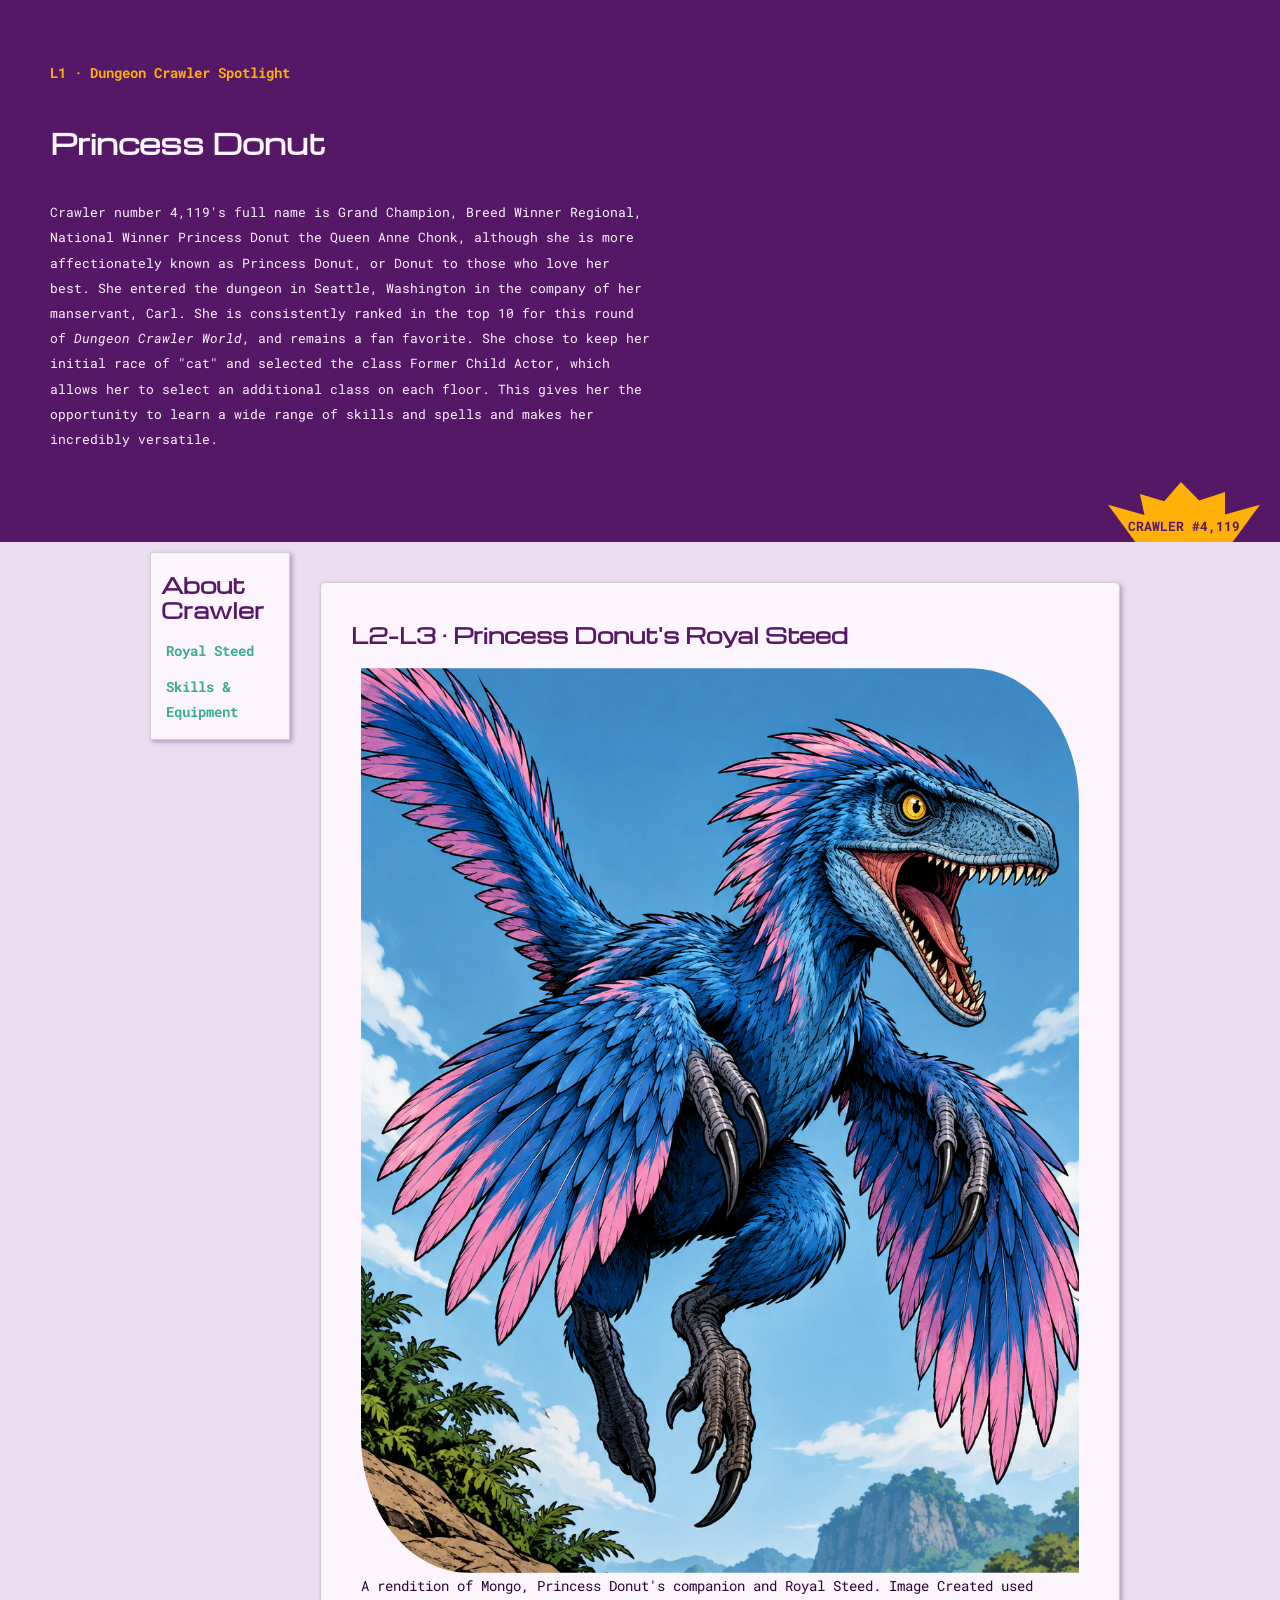
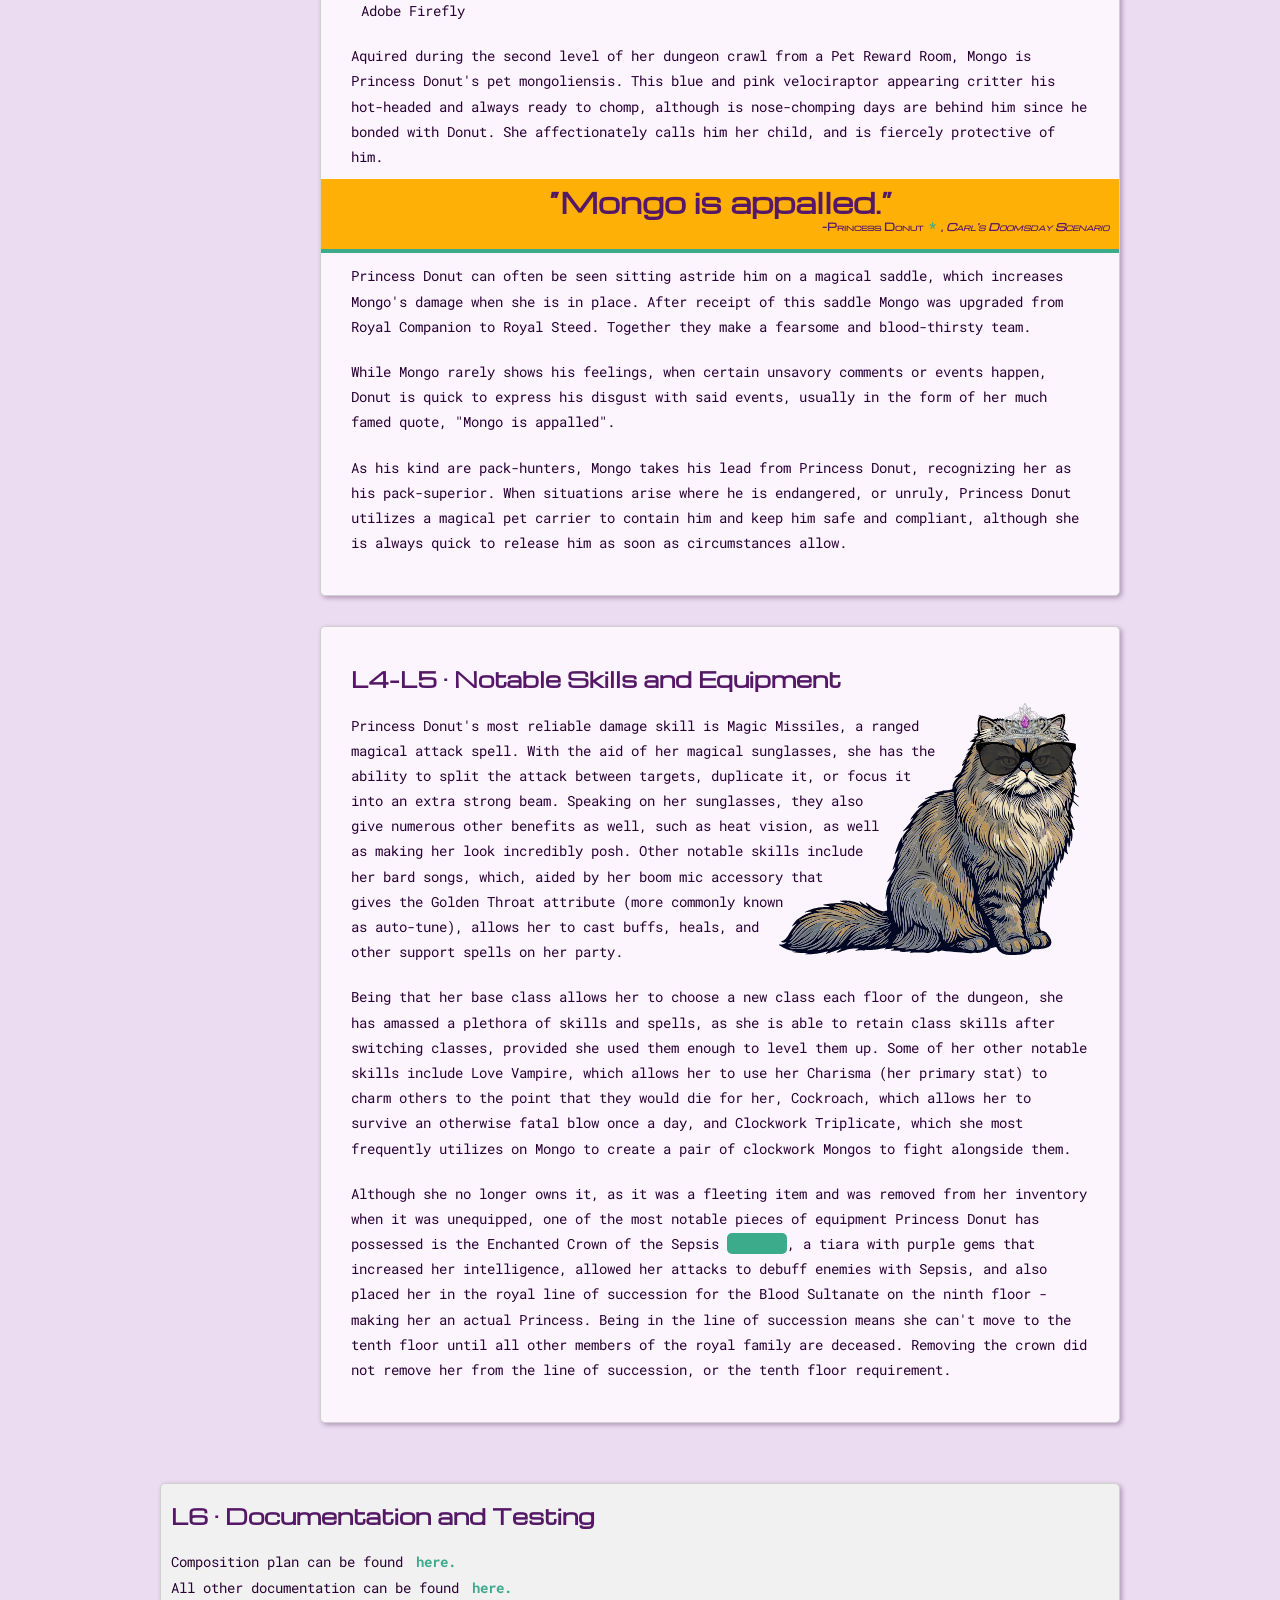
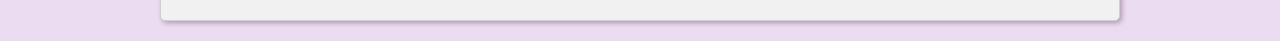
<file: index.html>
<!doctype html>
<html lang="en">
    <head>
        <meta charset="utf-8">
        <meta name="viewport" content="width=device-width,initial-scale=1">
        <title>Dungeon Crawler Spotlight</title>
        <link rel="preconnect" href="https://fonts.googleapis.com">
        <link rel="preconnect" href="https://fonts.gstatic.com" crossorigin>
        <link href="https://fonts.googleapis.com/css2?family=Michroma&family=Orbitron:wght@400..900&family=Press+Start+2P&family=Roboto+Mono:ital,wght@0,100..700;1,100..700&display=swap" rel="stylesheet">    
        <link rel="stylesheet" href="styles.css">
    </head>
    <body>
        <header class="feature-header">
            <p class="eyebrow">L1 · Dungeon Crawler Spotlight</p>
            <span class="crawler-badge">Crawler #4,119</span>
            <h1>Princess Donut</h1>
            <p class="lede">Crawler number 4,119's full name is Grand Champion, 
                Breed Winner Regional, National Winner Princess Donut the Queen 
                Anne Chonk, although she is more affectionately known as 
                Princess Donut, or Donut to those who love her best. She entered 
                the dungeon in Seattle, Washington in the company of her manservant, Carl. 
                She is consistently ranked in the top 10 for this round of 
                <em>Dungeon Crawler World</em>, and remains a fan favorite.
                She chose to keep her initial race of "cat" and selected the class Former Child Actor, 
                which allows her to select an additional class on each floor. This 
                gives her the opportunity to learn a wide range of skills and spells 
                and makes her incredibly versatile.
            </p>
            
        </header>
        <main>
            <aside class="story-guide">
                <h2>About Crawler</h2>
                <a href="#royal-steed">Royal Steed</a>
                <a href="#skills-equipment">Skills & Equipment</a>
            </aside>
            <article>
                <section id="royal-steed">
                    <h2>L2-L3 · Princess Donut's Royal Steed</h2>
                    <figure class="feature-figure">
                        <img src="mongo.png" alt="A cartoon depiction of a blue and pink feathered velociraptor" width="1024" height="1290">
                        <figcaption>A rendition of Mongo, Princess Donut's companion and Royal Steed. Image Created used Adobe Firefly</figcaption>
                    </figure>
                    <p>Aquired during the second level of her dungeon crawl from a Pet Reward Room, Mongo is Princess Donut's
                        pet mongoliensis. This blue and pink velociraptor appearing critter his hot-headed and always ready 
                        to chomp, although is nose-chomping days are behind him since he bonded with Donut. She affectionately 
                        calls him her child, and is fiercely protective of him.</p>
                    <blockquote class="pull-quote">“Mongo is appalled.” <br><span class="attribution">-Princess Donut<a href="https://www.goodreads.com/author/quotes/999015.Matt_Dinniman">*</a>, <em>Carl's Doomsday Scenario</em></span></blockquote>    
                    <p>Princess Donut can often be seen sitting astride him on 
                        a magical saddle, which increases Mongo's damage when she is in place. After receipt of this saddle 
                        Mongo was upgraded from Royal Companion to Royal Steed. Together they make a 
                        fearsome and blood-thirsty team.</p>
                    <p>While Mongo rarely shows his feelings, when certain unsavory comments or events happen, 
                        Donut is quick to express his disgust with said events, usually in the form of her much famed quote, "Mongo is appalled".</p>
                    <p>As his kind are pack-hunters, Mongo takes his lead from Princess Donut, recognizing her as his 
                        pack-superior. When situations arise where he is endangered, or unruly, Princess Donut utilizes a magical
                        pet carrier to contain him and keep him safe and compliant, although she is always quick to release him 
                        as soon as circumstances allow.
                    </p>
                </section>
                <section id="skills-equipment">
                    <h2>L4-L5 · Notable Skills and Equipment</h2>
                    <img class="shape-portrait" src="princess_donut.svg" alt="A tortoiseshell persian cat wearing a tiara" width="500" height="420">
                    <p>Princess Donut's most reliable damage skill is Magic Missiles, a ranged magical attack spell. 
                        With the aid of her magical sunglasses, she has the ability to split the attack between targets, 
                        duplicate it, or focus it into an extra strong beam. Speaking on her sunglasses, they also 
                        give numerous other benefits as well, such as heat vision, as well as making her look 
                        incredibly posh. Other notable skills include her bard songs, which, aided by her boom mic 
                        accessory that gives the Golden Throat attribute (more commonly known as auto-tune), allows 
                        her to cast buffs, heals, and other support spells on her party.
                    </p>
                    <p>Being that her base class allows her to choose a new class each floor of the dungeon, she has 
                        amassed a plethora of skills and spells, as she is able to retain class skills after switching 
                        classes, provided she used them enough to level them up. Some of her other notable skills 
                        include Love Vampire, which allows her to use her Charisma (her primary stat) to charm others 
                        to the point that they would die for her, Cockroach, which allows her to survive an otherwise 
                        fatal blow once a day, and Clockwork Triplicate, which she most frequently utilizes on Mongo to 
                        create a pair of clockwork Mongos to fight alongside them.</p>
                    <p>Although she no longer owns it, as it was a fleeting item and was removed from her inventory 
                        when it was unequipped, one of the most notable pieces of equipment Princess Donut 
                        has possessed is the Enchanted Crown of the Sepsis <span class="censored">*****</span>, 
                        a tiara with purple gems that increased her intelligence, allowed her attacks to debuff 
                        enemies with Sepsis, and also placed her in the royal line of succession for the Blood 
                        Sultanate on the ninth floor - making her an actual Princess. 
                        Being in the line of succession means she can't move to the 
                        tenth floor until all other members of the royal family are deceased. Removing the crown 
                        did not remove her from the line of succession, or the tenth floor requirement.
                    </p>
                    <img class="overlay" src="sunglasses.svg" alt="A pair of dark sunglasses" width="150" height="50">
                </section>
            </article>
            <section class="documentation">
                <h2>L6 · Documentation and Testing</h2>
                <p>Composition plan can be found <a href="composition-plan.html" target="_blank">here.</a><br>All other documentation can be found <a href="documentation.pdf" target="_blank">here.</a></p>
                
            </section>
        </main>
    </body>
    </html>
</file>
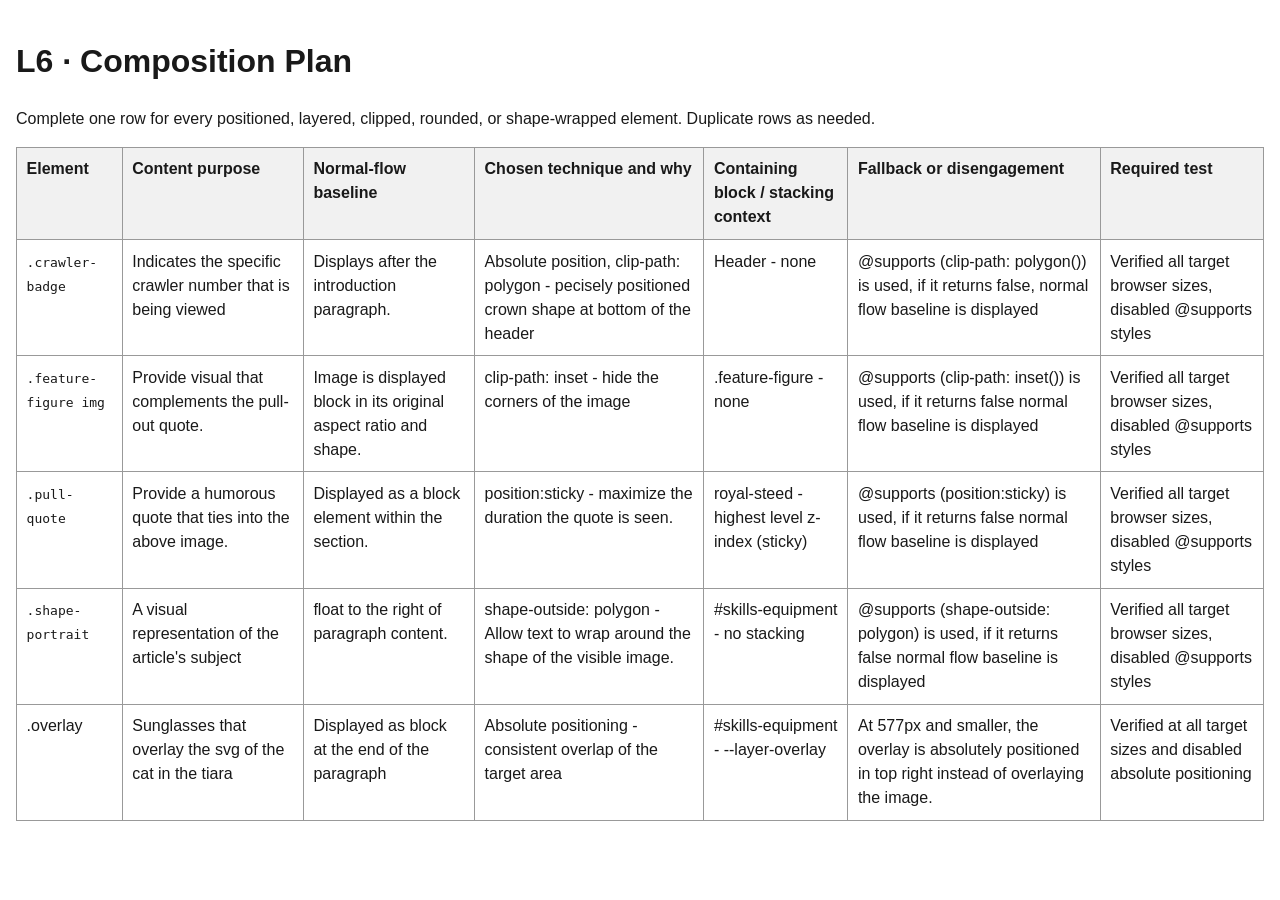
<file: composition-plan.html>
<!doctype html>
<html lang="en">
    <head>
        <meta charset="utf-8">
        <meta name="viewport" content="width=device-width,initial-scale=1">
        <title>Composition Plan</title>
        <style>
            body{
                font-family:Arial,sans-serif;
                line-height:1.5;
                max-width:90rem;
                margin:auto;
                padding:1rem;
                color:#191919;
                }
            table{
                width:100%;
                border-collapse:collapse;
                }
            th,td{
                padding:.6rem;
                border:1px solid #999;
                text-align:left;
                vertical-align:top;
                }
            th{
                background:#f1f1f1;
                }
        </style>
        </head>
        <body>
            <h1>L6 · Composition Plan</h1>
            <p>Complete one row for every positioned, layered, clipped, rounded, or shape-wrapped element. Duplicate rows as needed.</p>
            <table>
                <thead>
                    <tr>
                        <th>Element</th>
                        <th>Content purpose</th>
                        <th>Normal-flow baseline</th>
                        <th>Chosen technique and why</th>
                        <th>Containing block / stacking context</th>
                        <th>Fallback or disengagement</th>
                        <th>Required test</th>
                    </tr>
                </thead>
                <tbody>
                    <tr>
                        <td><code>.crawler-badge</code></td> <!-- Element -->
                        <td>Indicates the specific crawler number that is being viewed</td><!-- Content purpose -->
                        <td>Displays after the introduction paragraph.</td><!-- Normal-flow baseline -->
                        <td>Absolute position, clip-path: polygon - pecisely positioned crown shape at bottom of the header</td><!-- Chosen technique and why -->
                        <td>Header - none</td><!-- Containing block / stacking context -->
                        <td>@supports (clip-path: polygon()) is used, if it returns false, normal flow baseline is displayed</td><!-- Fallback or disengagement -->
                        <td>Verified all target browser sizes, disabled @supports styles</td><!-- Required test -->
                    </tr>
                    <tr>
                        <td><code>.feature-figure img</code></td><!-- Element -->
                        <td>Provide visual that complements the pull-out quote.</td><!-- Content purpose -->
                        <td>Image is displayed block in its original aspect ratio and shape.</td><!-- Normal-flow baseline -->
                        <td>clip-path: inset - hide the corners of the image</td><!-- Chosen technique and why -->
                        <td>.feature-figure - none</td><!-- Containing block / stacking context -->
                        <td>@supports (clip-path: inset()) is used, if it returns false normal flow baseline is displayed</td><!-- Fallback or disengagement -->
                        <td>Verified all target browser sizes, disabled @supports styles</td><!-- Required test -->
                    </tr>
                    <tr>
                        <td><code>.pull-quote</code></td><!-- Element -->
                        <td>Provide a humorous quote that ties into the above image.</td><!-- Content purpose -->
                        <td>Displayed as a block element within the section.</td><!-- Normal-flow baseline -->
                        <td>position:sticky - maximize the duration the quote is seen.</td><!-- Chosen technique and why -->
                        <td>royal-steed - highest level z-index (sticky)</td><!-- Containing block / stacking context -->
                        <td>@supports (position:sticky) is used, if it returns false normal flow baseline is displayed</td><!-- Fallback or disengagement -->
                        <td>Verified all target browser sizes, disabled @supports styles</td><!-- Required test -->
                    </tr>
                    <tr>
                        <td><code>.shape-portrait</code></td><!-- Element -->
                        <td>A visual representation of the article's subject</td><!-- Content purpose -->
                        <td>float to the right of paragraph content.</td><!-- Normal-flow baseline -->
                        <td>shape-outside: polygon - Allow text to wrap around the shape of the visible image.</td><!-- Chosen technique and why -->
                        <td>#skills-equipment - no stacking</td><!-- Containing block / stacking context -->
                        <td>@supports (shape-outside: polygon) is used, if it returns false normal flow baseline is displayed</td><!-- Fallback or disengagement -->
                        <td>Verified all target browser sizes, disabled @supports styles</td><!-- Required test -->
                    </tr>
                    <tr>
                        <td>.overlay</td><!-- Element -->
                        <td>Sunglasses that overlay the svg of the cat in the tiara</td><!-- Content purpose -->
                        <td>Displayed as block at the end of the paragraph</td><!-- Normal-flow baseline -->
                        <td>Absolute positioning - consistent overlap of the target area</td><!-- Chosen technique and why -->
                        <td>#skills-equipment - --layer-overlay</td><!-- Containing block / stacking context -->
                        <td>At 577px and smaller, the overlay is absolutely positioned in top right instead of overlaying the image. </td><!-- Fallback or disengagement -->
                        <td>Verified at all target sizes and disabled absolute positioning</td><!-- Required test -->
                    </tr>
                </tbody>
            </table>
        </body>
        </html>
</file>
<file: styles.css>
:root{
    --color-text:#404040;
    --color-surface:#ECDCF1;
    --color-action:#3CAB8C;
    --color-accent:#AA7BB8;
    --color-border:#d0d0d0;
    --color-muted:#747474;
    --color-card: #FCF5FE;
    --color-heading: #551866;
    --color-body: #280233;
    --color-shadow: #28023350;
    --color-notice: #FFB006;
    --space-3:1rem;
    --radius:.5rem;
    --measure: clamp(35ch, 65vw, 75ch);
    --radius-card:.5rem;
    --body-font: "Roboto Mono", Consolas, ui-monospace, 'Source Code Pro', Menlo, monospace;
    --display-font: "Michroma", Corbel, Tahoma, Avenir, Montserrat,  sans-serif;
    --base-font-size: 10px;
    --scaled-font: clamp(1.4rem, .8vw, 2rem);
    --line-height: calc(var(--scaled-font)*1.8);
    --space-card: clamp(2rem, 4vw, 3rem);
    --layer-base:0;
    --layer-raised:10;
    --layer-sticky:20;
    --layer-overlay:30;
}
/* Reset */
*,*::before,*::after{
    box-sizing:border-box;
    padding: 0;
}
body, h1, h2, h3, h4, h5, h6, p, ul, figure, section {
    margin: 0; /* removes the white margin around the edges of the entire page  - the header color now appears full-bleed */
}

button {
    font: inherit; /* resets the styling on the button text, so it matches the tokenized action 'button' */
    border: none;  /* removes the outer border to match the tokenized action 'button' */
}
/* Styling */
html{
    scroll-behavior:smooth;
    font-size: var(--base-font-size);
}
body{
    color:var(--color-body);
    background:var(--color-surface);
    font-family:var(--body-font);
    font-size: var(--scaled-font);
    line-height:var(--line-height);
}
h1, h2, h3, h4, h5, h6, dt, th, .metadata {
    font-family: var(--display-font);
    font-weight: bold;
    color: var(--color-heading);
}
h1 { 
    font-size: calc(var(--scaled-font)*2);
    margin: var(--space-card) 0;
    line-height: calc(var(--scaled-font)*2.5);
}
h2 { font-size: calc(var(--scaled-font)*1.5); }
h3 { font-size: calc(var(--scaled-font)*1.2); }
h2, h3, h4, h5, h6 { margin: var(--base-font-size) 0; }
p { padding: var(--base-font-size) 0; }
.feature-header{
    position:relative;
    padding:clamp(2rem,6vw,5rem);
    background:var(--color-heading);
    color:var(--color-card);
}
.eyebrow{
    color:var(--color-notice);
    font-weight:700;
}
header h1 {
    color: var(--color-card);
}
.lede{
    max-width:var(--measure);
    font-size:calc(var(--scaled-font)*.9);
    color: var(--color-card);
    margin-bottom: 3rem;
}
.crawler-badge{
    padding:1rem;
    background:var(--color-notice);
    color:var(--color-heading);
    text-align: center;
    font-weight: bold;
    font-size: calc(var(--scaled-font)*1.3);
    font-variant: all-petite-caps;
}
@supports (clip-path: polygon(48% 0%, 60% 31%, 77% 17%, 77% 54%, 100% 38%, 82% 100%, 18% 100%, 0% 38%, 24% 55%, 21% 20%, 37% 32%)) {
    .crawler-badge{
        position:absolute;
        inset-block-end:0rem;
        inset-inline-end:2rem;
        padding:3rem 2rem 0.5rem;
        clip-path:polygon(48% 0%, 60% 31%, 77% 17%, 77% 54%, 100% 38%, 82% 100%, 18% 100%, 0% 38%, 24% 55%, 21% 20%, 37% 32%);
    }
}
main{
    display:grid;
    gap:2rem;
    max-width:100rem;
    margin:auto;
    padding:var(--space-3);
}
section{
    padding-block:2rem;
    padding: var(--space-card); 
    background: var(--color-card); 
    border: 1px solid #d0d0d0; 
    border-radius: .5rem; 
    font-family: var(--body-font);
    margin: var(--base-font-size);
    box-shadow: 2px 2px 5px var(--color-shadow);
}
article{
    min-width:0;
}
article section{
    display:flow-root;
    margin-block:3rem;
    scroll-margin-block-start:6rem;
}
.story-guide{
    align-self:start;
    padding:1rem;
    border:1px solid var(--color-border);
    background: var(--color-card); 
    box-shadow: 2px 2px 5px var(--color-shadow);
}
.story-guide a{
    display:block;
}
a {
    text-decoration: none;
    color: var(--color-action);
    font-weight: bold;
    padding: calc(var(--base-font-size)/2);
}
.feature-figure{
    position:relative;
    margin:0;
    padding:1rem;
    border-radius:var(--radius);
}
img{
    display:block;
    max-width:100%;
    height:auto;
}
@supports (clip-path:inset(0% 0% 0% 0% round 0 15%)){
    .feature-figure img{
        clip-path:inset(0% 0% 0% 0% round 0 15%);}
}
.pull-quote{ /* heading styling */
    margin:0 -3rem;
    text-align: center;
    padding:1rem;
    border-bottom:.4rem solid var(--color-action);
    font-family: var(--display-font);
    font-size:calc(var(--scaled-font)*2);
    font-weight: bold;
    background-color: var(--color-notice);
    color:var(--color-heading);
}
@supports (position: sticky) {
   .pull-quote{ 
        position: sticky;
        z-index:var(--layer-sticky);
        top: 0;
    }
} 
.attribution { /* metadata styling */
    display: block;
    text-align: right;
    font-size: 1rem;
    font-variant: small-caps;
    font-family: var(--display-font);
    font-weight: bold;
}
@media (max-width:390px) {
    .pull-quote{ 
        font-size:calc(var(--scaled-font)*1.5);
    }
    .attribution {
        font-size: calc(var(--base-font-size)*0.9);
    }
}
#skills-equipment {
    position: relative;
}
.shape-portrait{
    float:inline-end;
    width:min(65%,30rem);
    margin:0 1rem 1rem 0;
}
.overlay {
    position: absolute;
    z-index: var(--layer-overlay);
    width:min(20%,10rem);
    inset-block-start:11.5rem;
    inset-inline-end:4.3rem;
}
@media (min-width:767px) {
    .overlay {
        inset-block-start:11.5rem;
        inset-inline-end:4.3rem;
    }
}
@media (min-width:579px) and (max-width:766px) {
    .overlay {
        inset-inline-end:3.6rem;
    }
}
@media (max-width:579px) {
    .overlay {
        inset-block-start:1rem;
        inset-inline-end:1rem;
    }
}
.documentation{
    grid-column:1/-1;
    padding:1rem;
    background:#f1f1f1;
}
@supports (shape-outside:polygon(0% 100%, 0% 89%, 9% 76%, 31% 75%, 35% 55%, 42% 39%, 54% 29%, 60% 16%, 65% 2%, 73% 4%, 82% 0%, 90% 4%, 100% 0%, 100% 100%)){
    .shape-portrait{
        shape-outside: polygon(0% 100%, 0% 89%, 9% 76%, 31% 75%, 35% 55%, 42% 39%, 54% 29%, 60% 16%, 65% 2%, 73% 4%, 82% 0%, 90% 4%, 100% 0%, 100% 100%);
        shape-margin:1rem;}
}
.censored {
    background-color: var(--color-action);
    color: var(--color-action);
    border-radius: .5rem;
    padding: .1rem 1rem;
}
@media (min-width:52rem){
    main{
        grid-template-columns:14rem 1fr;
    }
    .story-guide{
        position:sticky;
        inset-block-start:1rem;
        z-index:var(--layer-sticky);
    }
   /* .pull-quote{
        position:relative;
        z-index:var(--layer-raised);
        margin-inline-start:-4rem;
        background:var(--color-surface);;
    }  */
    :focus-visible{
        border: 3px solid var(--color-notice);
        padding: calc(var(--base-font-size)/2);
        border-radius: .75rem;
        outline: none;
    }
    .pull-quote :focus-visible {
        border: 3px solid var(--color-action);
        padding: calc(var(--base-font-size)/3);
    }
}
</file>
